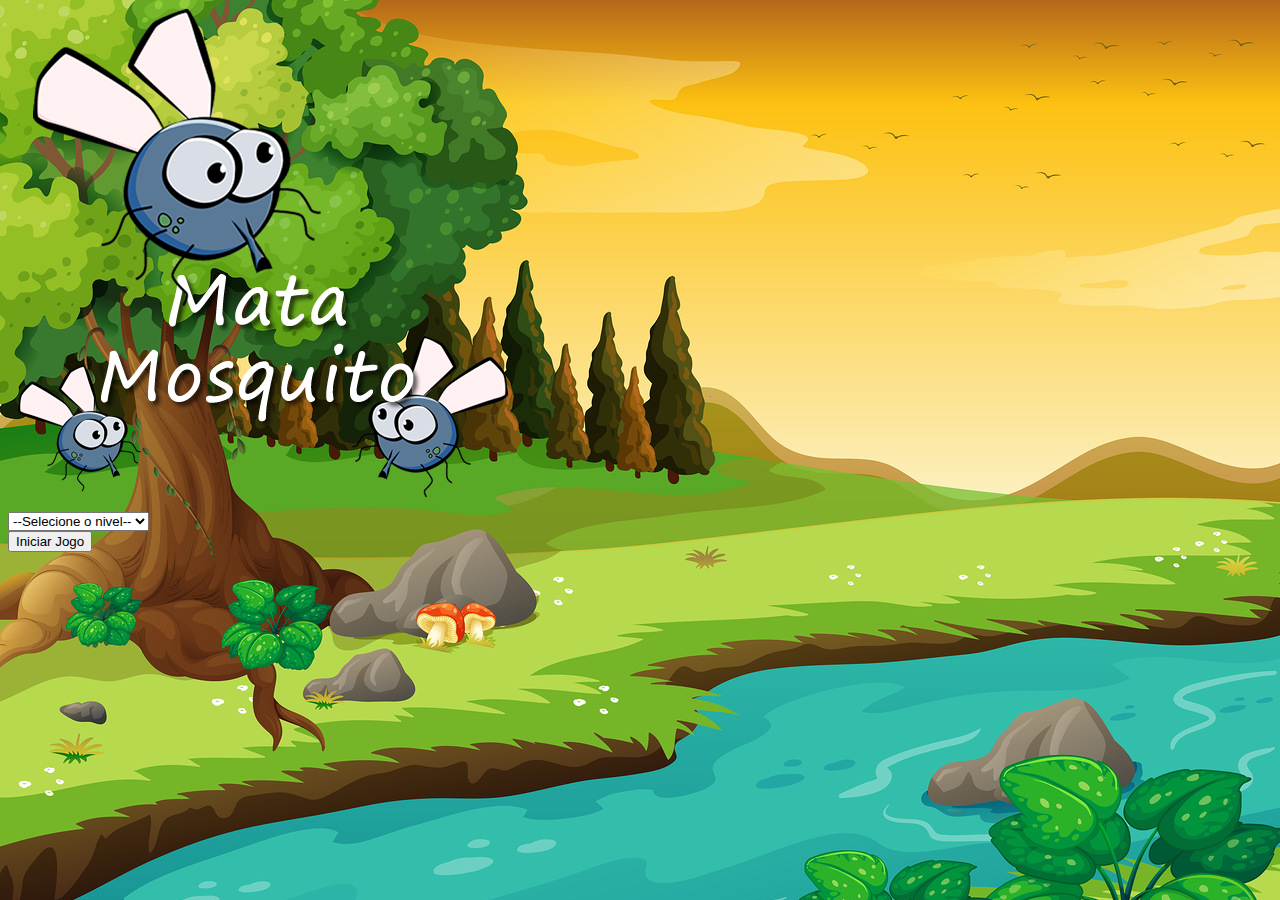
<file: index.html>
<!DOCTYPE html>
<html>
<head>
	<meta charset="utf-8">
	<meta name="viewport" content="width=device-width, initial-scale=1">


	<title></title>

	<link rel="stylesheet" href="https://stackpath.bootstrapcdn.com/bootstrap/4.1.3/css/bootstrap.min.css" integrity="sha384-MCw98/SFnGE8fJT3GXwEOngsV7Zt27NXFoaoApmYm81iuXoPkFOJwJ8ERdknLPMO" crossorigin="anonymous">

	<link rel="stylesheet" href="estilo.css">

	<script>
		function iniciarJogo(){
			var nivel = document.getElementById('nivel').value

			if (nivel === '') {
				alert('Selecione um nível para iniciar o jogo')
				return false
			}

			window.location.href = "app.html?" + nivel		
		}
	</script>

</head>
<body>

	<div class="container"><!--inicio container-->
		<div class="row"><!--inicio row-->
			<div class="col"><!--inicio col-->
				<div class="d-flex justify-content-center">
					<img src="imagens/game.png" />
				</div>
			</div><!--fim col-->
		</div><!--fim row-->

		<div class="row"><!--inicio row-->
			<div class="col"><!--inicio col-->
				<div class="d-flex justify-content-center">
					<div class="mb-2">
						<select class="form-control" id="nivel">
							<option value="">--Selecione o nivel--</option>
							<option value="normal">Normal</option>
							<option value="dificil">Difícil</option>
							<option value="chucknoris">Chuck Noris</option>
						</select>
					</div>	
				</div>
			</div><!--fim col-->
		</div><!--fim row-->

		<div class="row"><!--inicio row-->
			<div class="col"><!--inicio col-->
				<div class="d-flex justify-content-center">
					<button type="button" class="btn btn-danger btn-lg" onclick="iniciarJogo()">Iniciar Jogo</button>
				</div>
			</div><!--fim col-->
		</div><!--fim row-->
	</div><!--fim container-->

</body>
</html>
</file>
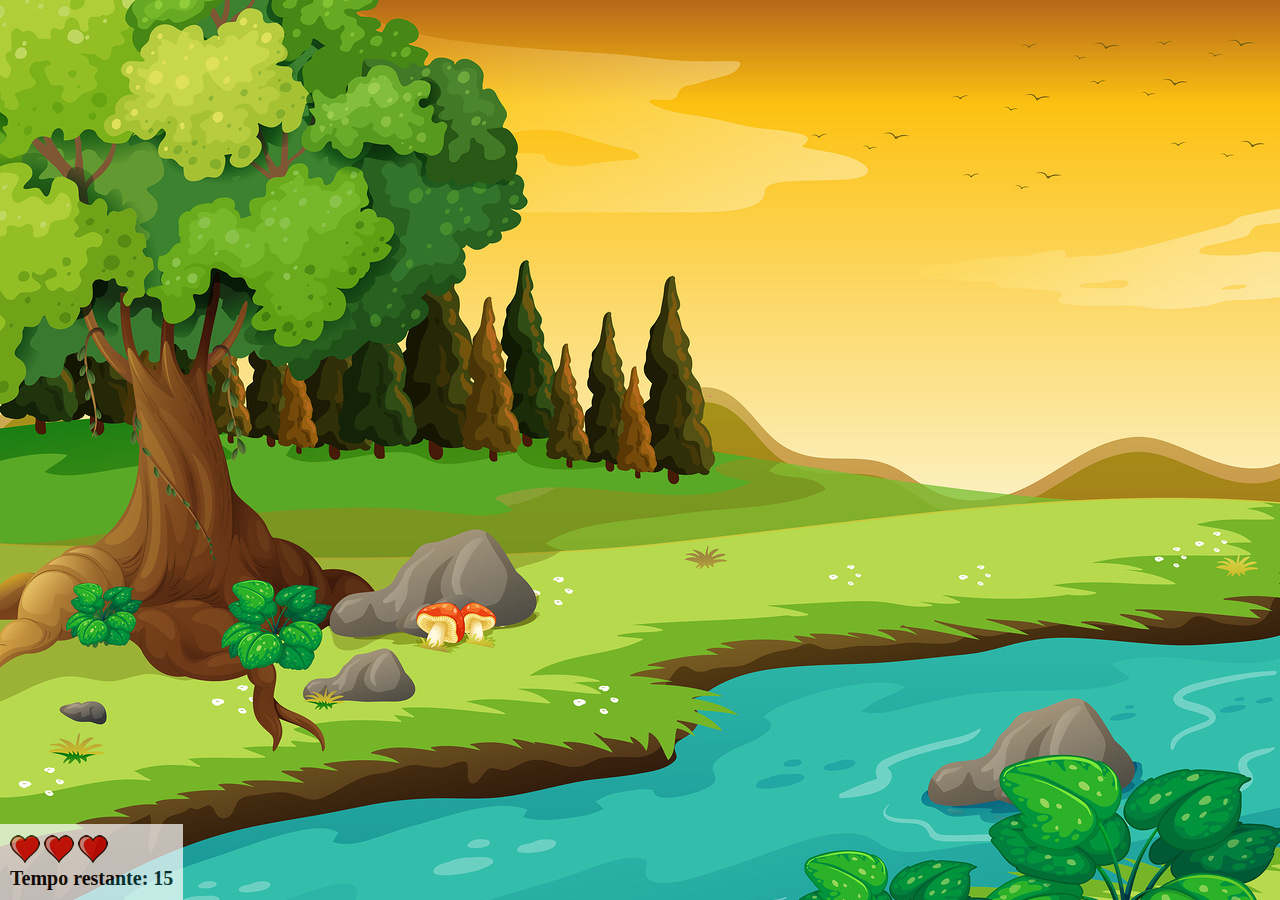
<file: app.html>
<!DOCTYPE html>
<html>
<head>
	<meta charset="utf-8">
	<meta name="viewport" content="width=device-width, initial-scale=1">
	<title></title>
	<link rel="stylesheet" href="estilo.css" />
	<script src="jogo.js"></script>


</head>
<body onresize="ajustaTamanhoPalcoJogo()">

	<div class="painel">
		<div class="vidas">
			<img id="v1" src="imagens/coracao_cheio.png" />
			<img id="v2" src="imagens/coracao_cheio.png" />
			<img id="v3" src="imagens/coracao_cheio.png" />
		</div>

		<div class="cronometro">Tempo restante: <span id="cronometro"></span></div>
		
	</div>

	<script>

		document.getElementById('cronometro').innerHTML = tempo

		var criarMosquito = setInterval(function() {
			posicaoRandomica()
		}, criaMosquitoTempo)

	</script>

</body>
</html>
</file>
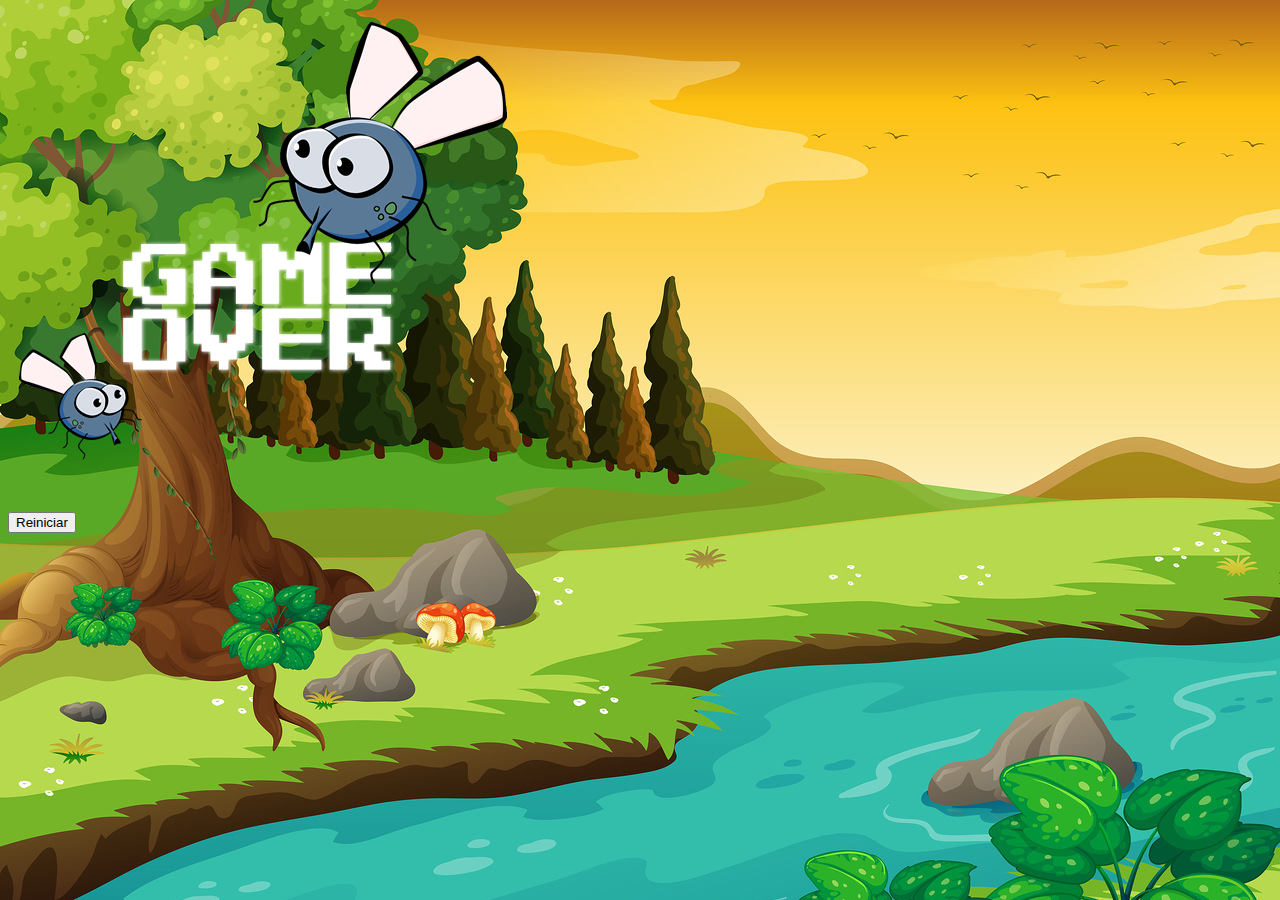
<file: fim_de_jogo.html>
<!DOCTYPE html>
<html>
<head>
	<meta charset="utf-8">
	<meta name="viewport" content="width=device-width, initial-scale=1">


	<title></title>

	<link rel="stylesheet" href="https://stackpath.bootstrapcdn.com/bootstrap/4.1.3/css/bootstrap.min.css" integrity="sha384-MCw98/SFnGE8fJT3GXwEOngsV7Zt27NXFoaoApmYm81iuXoPkFOJwJ8ERdknLPMO" crossorigin="anonymous">

	<link rel="stylesheet" href="estilo.css">

</head>
<body>

	<div class="container"><!--inicio container-->
		<div class="row"><!--inicio row-->
			<div class="col"><!--inicio col-->
				<div class="d-flex justify-content-center">
					<img src="imagens/game_over.png" />
				</div>
			</div><!--fim col-->
		</div><!--fim row-->

		<div class="row"><!--inicio row-->
			<div class="col"><!--inicio col-->
				<div class="d-flex justify-content-center">
					<button type="button" class="btn btn-dark btn-lg" onclick="window.location.href='index.html'">Reiniciar</button>
				</div>
			</div><!--fim col-->
		</div><!--fim row-->
	</div><!--fim container-->

</body>
</html>
</file>
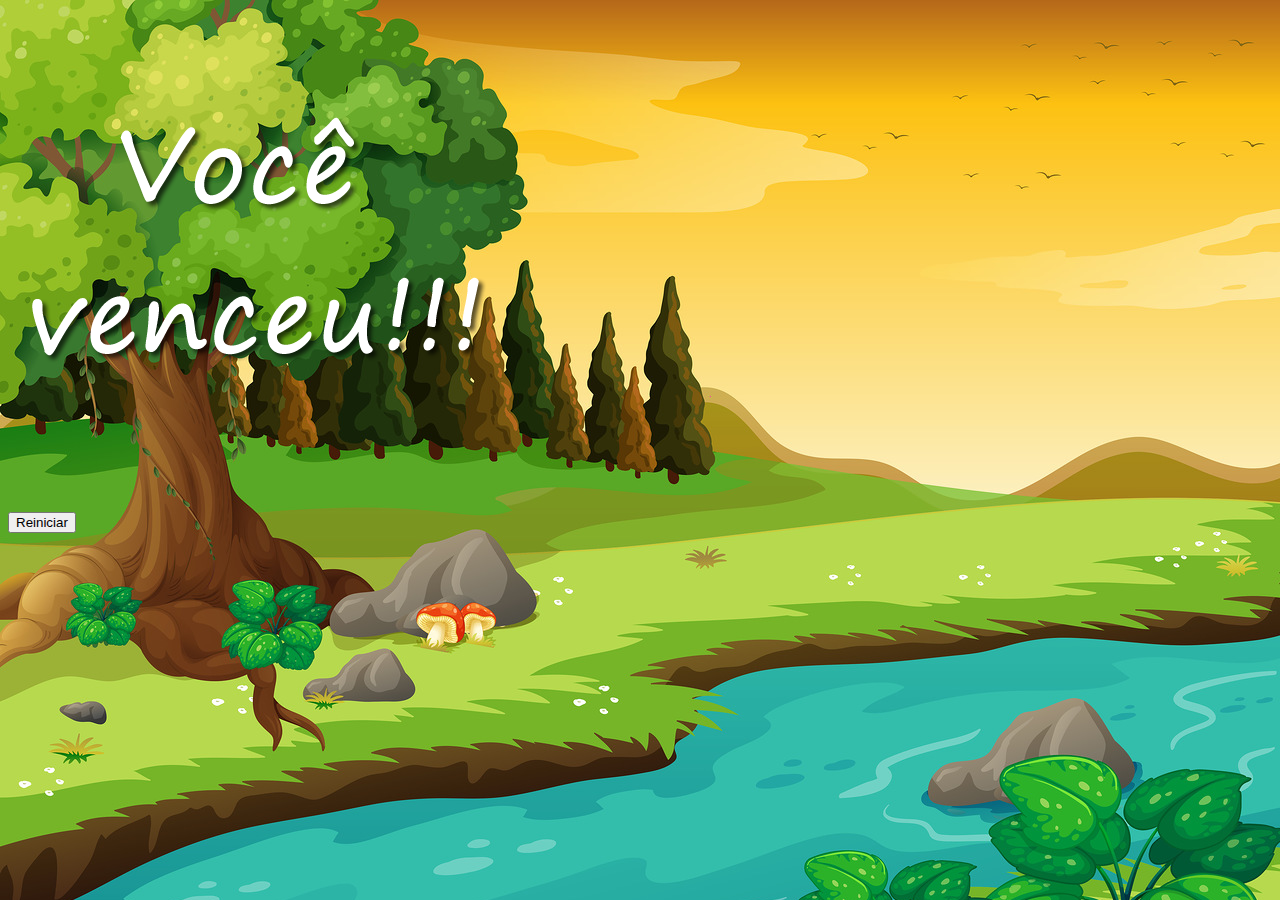
<file: vitoria.html>
<!DOCTYPE html>
<html>
<head>
	<meta charset="utf-8">
	<meta name="viewport" content="width=device-width, initial-scale=1">


	<title></title>

	<link rel="stylesheet" href="https://stackpath.bootstrapcdn.com/bootstrap/4.1.3/css/bootstrap.min.css" integrity="sha384-MCw98/SFnGE8fJT3GXwEOngsV7Zt27NXFoaoApmYm81iuXoPkFOJwJ8ERdknLPMO" crossorigin="anonymous">

	<link rel="stylesheet" href="estilo.css">

</head>
<body>

	<div class="container"><!--inicio container-->
		<div class="row"><!--inicio row-->
			<div class="col"><!--inicio col-->
				<div class="d-flex justify-content-center">
					<img src="imagens/vitoria.png" />
				</div>
			</div><!--fim col-->
		</div><!--fim row-->

		<div class="row"><!--inicio row-->
			<div class="col"><!--inicio col-->
				<div class="d-flex justify-content-center">
					<button type="button" class="btn btn-dark btn-lg" onclick="window.location.href='index.html'">Reiniciar</button>
				</div>
			</div><!--fim col-->
		</div><!--fim row-->
	</div><!--fim container-->

</body>
</html>
</file>
<file: estilo.css>
html {
	cursor: url(imagens/mata_mosquito.png) 30 30, auto;
}

body {
	background-image: url(imagens/bg.jpg);
	background-repeat: no-repeat;
	background-size: 100%;
}

.mosquito1 {
	widows: 50px;
	height: 50px;
}

.mosquito2 {
	widows: 70px;
	height: 70px;
}

.mosquito3 {
	widows: 90px;
	height: 90px;
}

.ladoA {
	transform: scaleX(1);
}

.ladoB {
	transform: scaleX(-1);
}

.painel {
	position: absolute;
	widows: 190px;
	padding: 10px;
	left: 0px;
	bottom: 0px;
	border-top: 1px solid #fff;
	background-color: #fff;
	opacity: 0.7;
}

.vida {
	float: left;
}

.cronometro {
	float: left;
	font-size: 20px;
	font-weight: bold;
}
</file>
